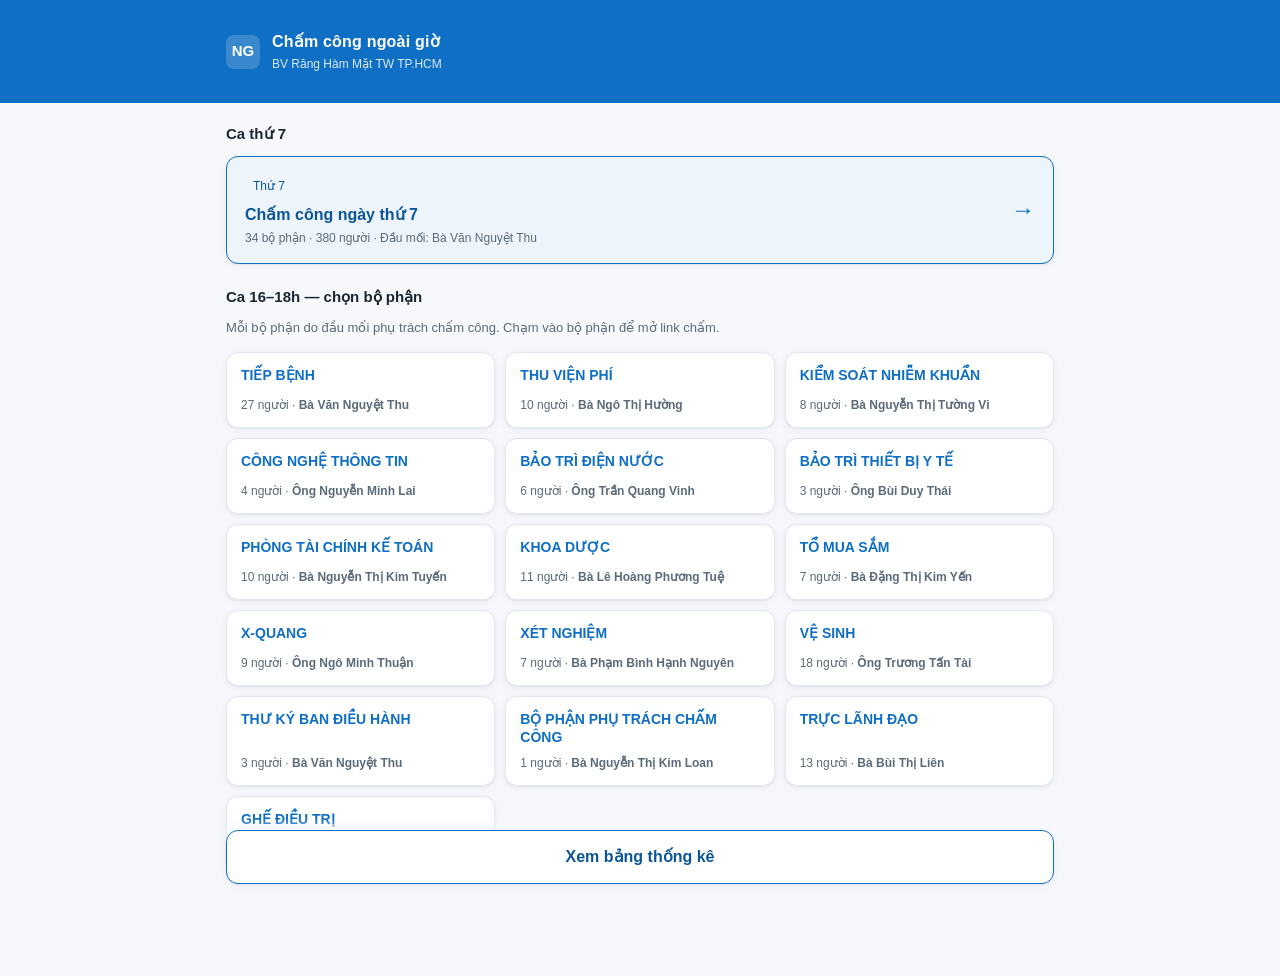
<file: index.html>
<!DOCTYPE html>
<html lang="vi">
<head>
<meta charset="utf-8">
<meta name="viewport" content="width=device-width, initial-scale=1">
<title>Chấm công ngoài giờ — chọn bộ phận</title>
<link rel="stylesheet" href="app.css">
</head>
<body>
<div class="topbar"><div class="wrap">
  <div class="mark">NG</div>
  <div><h1 id="t">Chấm công ngoài giờ</h1><div class="sub" id="s">BV Răng Hàm Mặt TW TP.HCM</div></div>
</div></div>

<div class="wrap">
  <!-- THỨ 7: 1 link duy nhất -->
  <p class="section-title">Ca thứ 7</p>
  <a class="hero-card" id="thu7Card" href="chamcong.html?ca=THU7">
    <div class="hero-left">
      <span class="tag s7">Thứ 7</span>
      <div class="hero-title">Chấm công ngày thứ 7</div>
      <div class="hero-sub" id="thu7Info">Đang tải…</div>
    </div>
    <div class="hero-arrow">→</div>
  </a>

  <!-- CA 16-18: link riêng theo đầu mối -->
  <p class="section-title" style="margin-top:22px">Ca 16–18h — chọn bộ phận</p>
  <p class="hint">Mỗi bộ phận do đầu mối phụ trách chấm công. Chạm vào bộ phận để mở link chấm.</p>
  <div id="loading" class="loading">Đang tải danh sách…</div>
  <div class="bp-grid" id="grid"></div>

  <div class="submitbar">
    <a class="btn ghost" id="dashLink" href="dashboard.html" style="display:block;text-align:center">Xem bảng thống kê</a>
  </div>
</div>

<script src="config.js"></script>
<script>
var DATA=null;
document.getElementById('t').textContent=APP_CONFIG.TEN_HE_THONG;
document.getElementById('s').textContent=APP_CONFIG.TEN_DON_VI;

fetch('data.json').then(r=>r.json()).then(d=>{DATA=d; render();})
  .catch(e=>{document.getElementById('loading').textContent='Lỗi tải data.json: '+e.message;});

function render(){
  document.getElementById('loading').style.display='none';

  // THU7 hero card info
  var t7bps=Object.keys(DATA.THU7||{});
  var t7total=0; t7bps.forEach(function(bp){t7total+=(DATA.THU7[bp]||[]).length;});
  var dm7=DATA.dau_moi_thu7||'';
  document.getElementById('thu7Info').textContent=t7bps.length+' bộ phận · '+t7total+' người'+(dm7?' · Đầu mối: '+dm7:'');

  // C1618 grid
  var grid=document.getElementById('grid'); grid.innerHTML='';
  var ds=DATA.C1618||{};
  var dm=DATA.dau_moi_c1618||{};
  DATA.bo_phan.forEach(function(bp){
    if(!ds[bp]||!ds[bp].length) return;
    var el=document.createElement('a');
    el.className='bp-card';
    el.href='chamcong.html?ca=C1618&bp='+encodeURIComponent(bp);
    var dmName=dm[bp]||'';
    el.innerHTML='<div class="nm">'+esc(bp)+'</div>'+
      '<div class="ct">'+ds[bp].length+' người'+(dmName?' · <b>'+esc(dmName)+'</b>':'')+'</div>';
    grid.appendChild(el);
  });
  if(!grid.children.length) grid.innerHTML='<div class="empty">Chưa có bộ phận nào.</div>';
}
function esc(s){return (s==null?'':String(s)).replace(/[&<>]/g,c=>({'&':'&amp;','<':'&lt;','>':'&gt;'}[c]));}
</script>
</body>
</html>
</file>
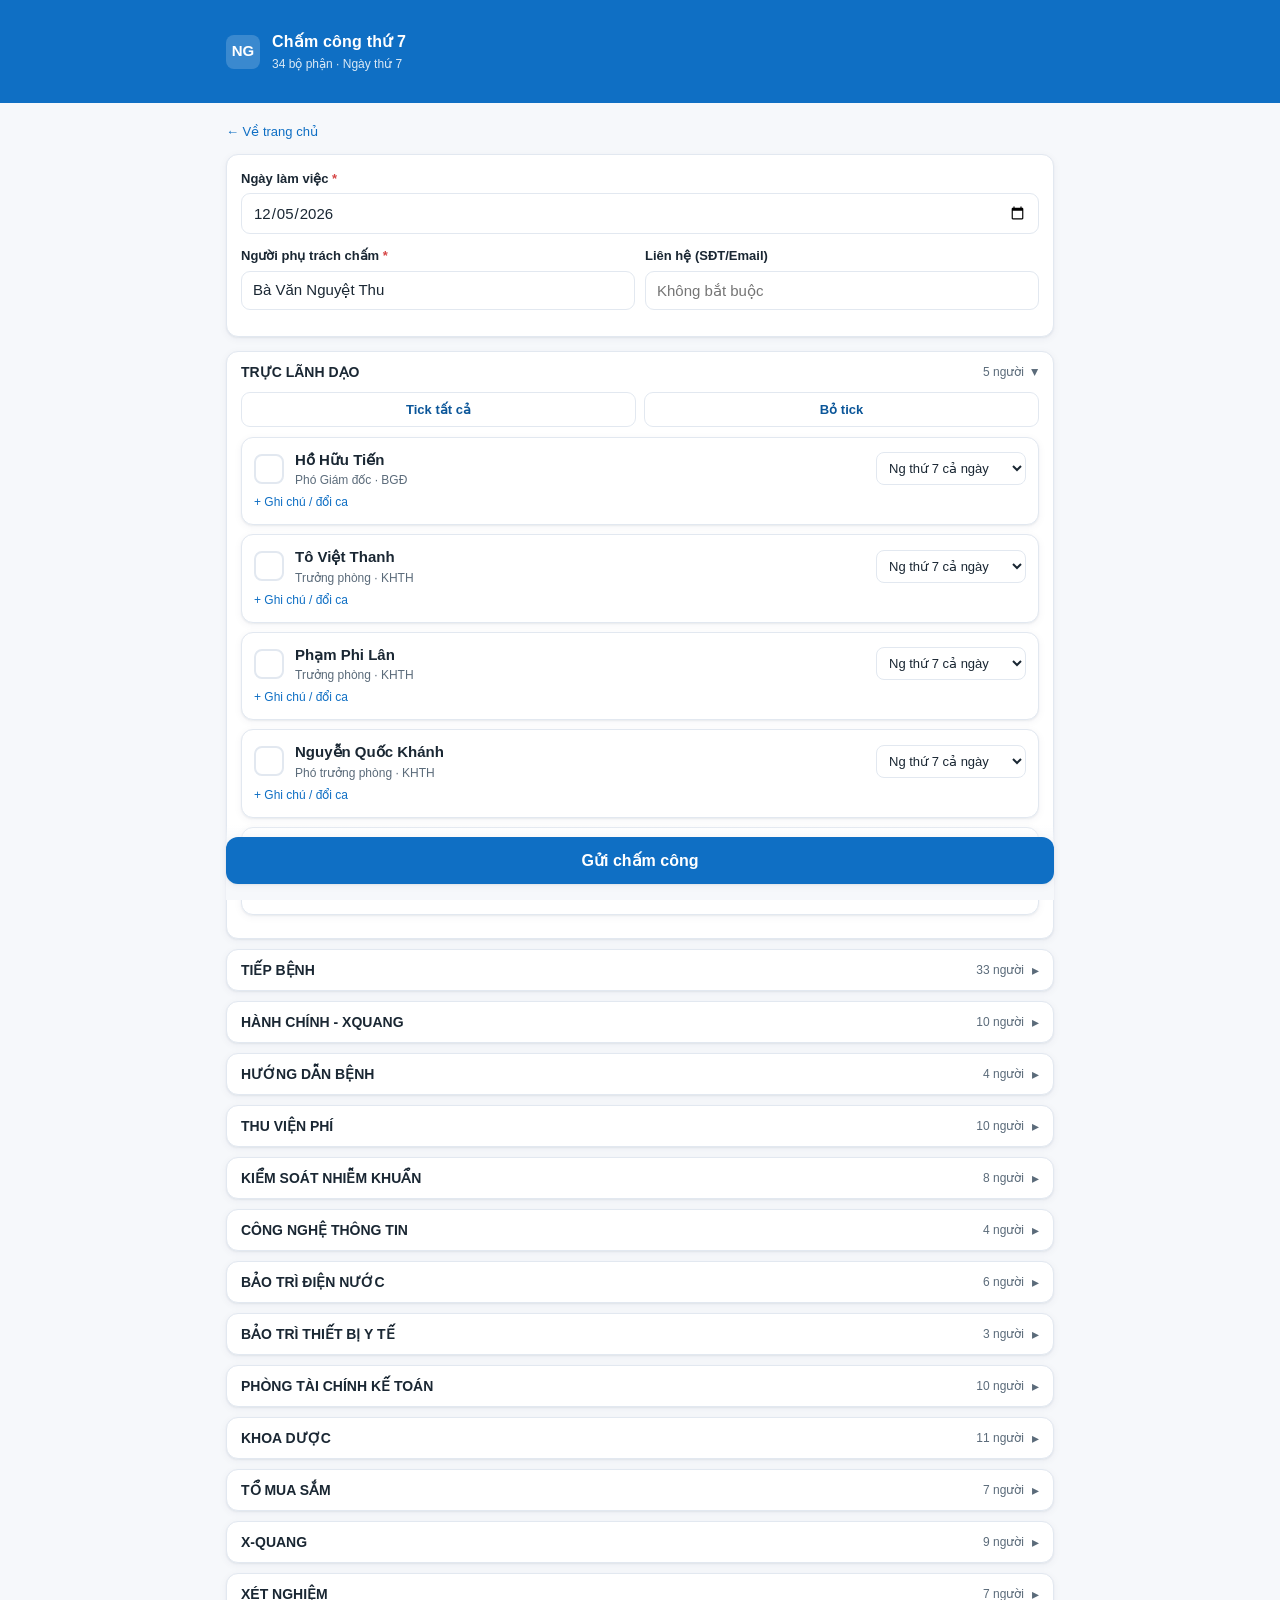
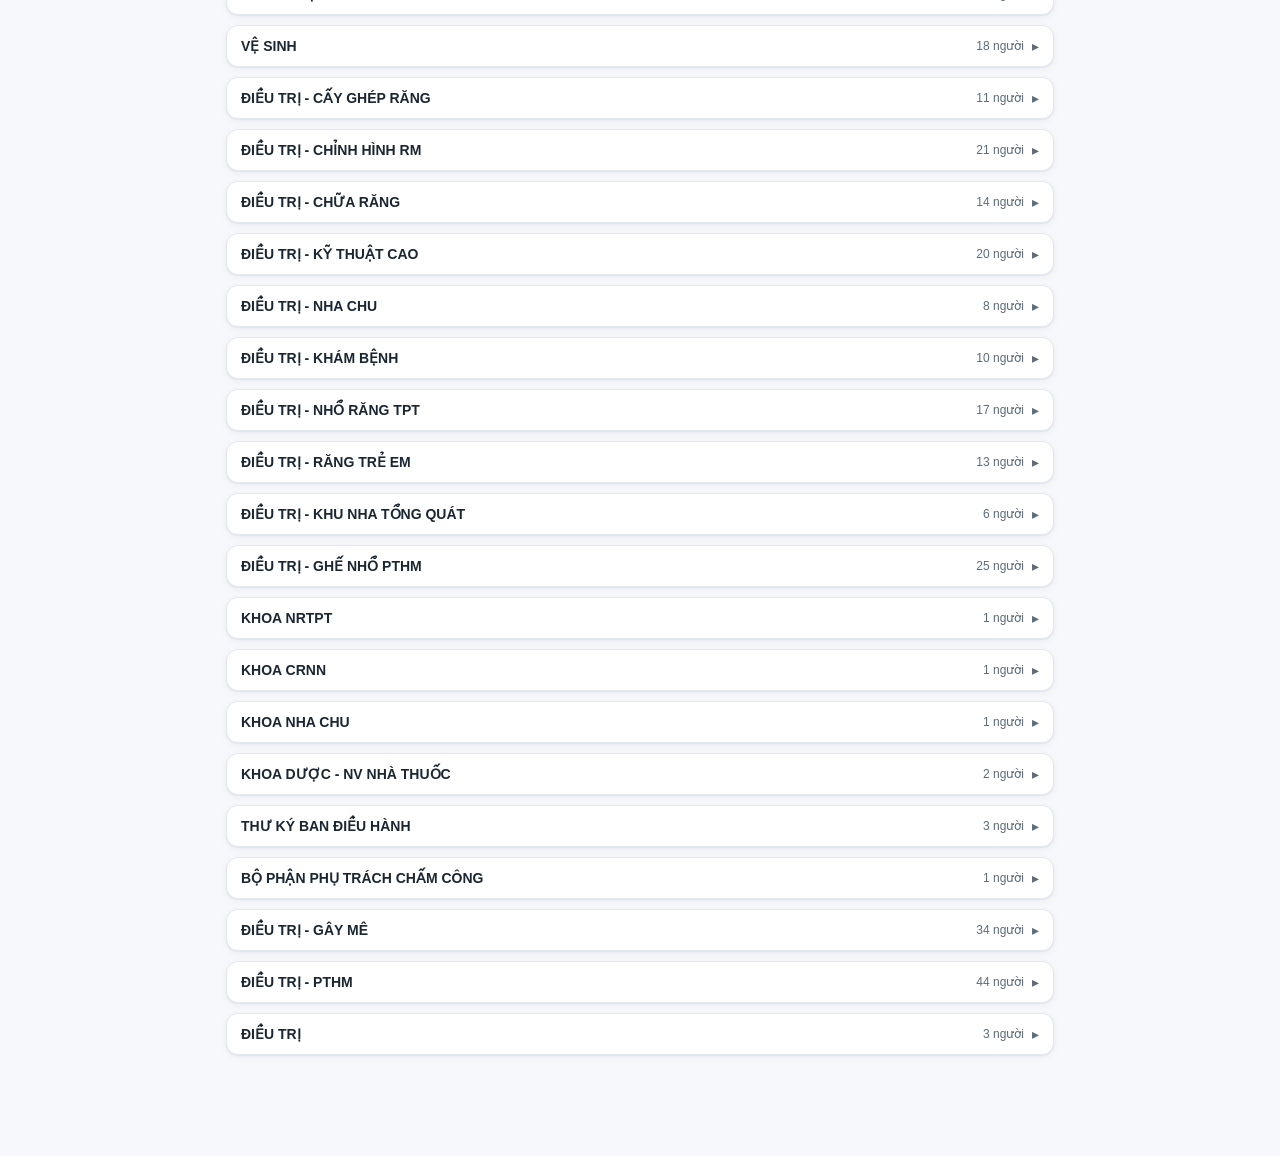
<file: chamcong.html>
<!DOCTYPE html>
<html lang="vi">
<head>
<meta charset="utf-8">
<meta name="viewport" content="width=device-width, initial-scale=1">
<title>Chấm công bộ phận</title>
<link rel="stylesheet" href="app.css">
</head>
<body>
<div class="topbar"><div class="wrap">
  <div class="mark">NG</div>
  <div><h1 id="bpName">Chấm công</h1><div class="sub" id="caName">Ngoài giờ</div></div>
</div></div>

<div class="wrap">
  <a class="backlink" href="index.html">← Về trang chủ</a>
  <div class="toast" id="toast"></div>

  <div class="meta">
    <div class="field">
      <label class="req">Ngày làm việc</label>
      <input type="date" id="ngay">
    </div>
    <div class="two">
      <div class="field">
        <label class="req">Người phụ trách chấm</label>
        <input type="text" id="nguoi" placeholder="Họ tên người gửi">
      </div>
      <div class="field">
        <label>Liên hệ (SĐT/Email)</label>
        <input type="text" id="lienhe" placeholder="Không bắt buộc">
      </div>
    </div>
  </div>

  <div id="sections"></div>

  <div class="submitbar">
    <button class="btn" id="btnSend">Gửi chấm công</button>
  </div>
</div>

<script src="config.js"></script>
<script>
var P=new URLSearchParams(location.search);
var CA=P.get('ca')||'THU7';
var BP=P.get('bp')||'';  // empty → THU7 all-bp mode
var DATA=null;
var MODE='single'; // 'single' = 1 bp (C1618), 'all' = all bps (THU7)
var BP_LIST=[];     // list of bps to render

fetch('data.json').then(r=>r.json()).then(d=>{DATA=d; init();});

function init(){
  var today=new Date(), tz=today.getTimezoneOffset()*60000;
  document.getElementById('ngay').value=new Date(today-tz).toISOString().slice(0,10);

  if(CA==='THU7' && !BP){
    // THU7 all-bp mode
    MODE='all';
    BP_LIST=DATA.bo_phan.filter(function(bp){return DATA.THU7&&DATA.THU7[bp]&&DATA.THU7[bp].length;});
    document.getElementById('bpName').textContent='Chấm công thứ 7';
    document.getElementById('caName').textContent=BP_LIST.length+' bộ phận · '+DATA.ca.THU7.label;
    // pre-fill đầu mối
    if(DATA.dau_moi_thu7) document.getElementById('nguoi').value=DATA.dau_moi_thu7;
    renderAll();
  } else {
    // single bp mode (C1618 or THU7 with bp param)
    MODE='single';
    BP_LIST=[BP];
    document.getElementById('bpName').textContent=BP;
    document.getElementById('caName').textContent=DATA.ca[CA].label;
    // pre-fill đầu mối for C1618
    if(CA==='C1618' && DATA.dau_moi_c1618 && DATA.dau_moi_c1618[BP]){
      document.getElementById('nguoi').value=DATA.dau_moi_c1618[BP];
    }
    renderSingle();
  }
}

/* ===== THU7 ALL-BP MODE: accordion ===== */
function renderAll(){
  var html='';
  BP_LIST.forEach(function(bp){
    var list=DATA.THU7[bp];
    var loai=DATA.ca.THU7.loai;
    var defLoai='Ng thứ 7 cả ngày';

    html+='<div class="acc" data-bp="'+esc(bp)+'">';
    html+='<button class="acc-head" data-bp="'+esc(bp)+'">';
    html+='<span class="acc-title">'+esc(bp)+'</span>';
    html+='<span class="acc-meta">'+list.length+' người</span>';
    html+='<span class="acc-arrow">▸</span>';
    html+='</button>';
    html+='<div class="acc-body" data-bp="'+esc(bp)+'" style="display:none">';

    html+='<div class="bulk">';
    html+='<button class="bulk-on" data-bp="'+esc(bp)+'">Tick tất cả</button>';
    html+='<button class="bulk-off" data-bp="'+esc(bp)+'">Bỏ tick</button>';
    html+='</div>';

    html+=list.map(function(p,i){
      var opts=loai.map(function(l){return '<option'+(l===defLoai?' selected':'')+'>'+esc(l)+'</option>';}).join('');
      return personHTML('THU7', bp, i, p, opts, loai.length>1);
    }).join('');

    html+='</div></div>';
  });

  var box=document.getElementById('sections');
  box.innerHTML=html;
  // expand first section by default
  var first=box.querySelector('.acc-body');
  if(first){first.style.display='block'; first.parentElement.classList.add('open');}
  attachEvents(box);
}

/* ===== SINGLE BP MODE ===== */
function renderSingle(){
  var list=(DATA[CA]&&DATA[CA][BP])||[];
  var loai=DATA.ca[CA].loai;
  var defLoai=CA==='THU7'?'Ng thứ 7 cả ngày':'Ng 16-18h';

  var html='<div class="list-head">';
  html+='<span class="section-title" style="margin:0">Danh sách nhân sự</span>';
  html+='<span class="count">'+list.length+' người</span></div>';
  html+='<div class="bulk">';
  html+='<button class="bulk-on" data-bp="'+esc(BP)+'">Tick tất cả</button>';
  html+='<button class="bulk-off" data-bp="'+esc(BP)+'">Bỏ tick</button>';
  html+='</div>';

  html+=list.map(function(p,i){
    var opts=loai.map(function(l){return '<option'+(l===defLoai?' selected':'')+'>'+esc(l)+'</option>';}).join('');
    return personHTML(CA, BP, i, p, opts, loai.length>1);
  }).join('');

  if(!list.length) html+='<div class="empty">Bộ phận này chưa có người trong ca.</div>';

  var box=document.getElementById('sections');
  box.innerHTML=html;
  attachEvents(box);
}

/* ===== Shared person card HTML ===== */
function personHTML(ca, bp, i, p, opts, showSelect){
  var key=encodeAttr(bp)+'_'+i;
  var loaiCtl=showSelect
    ?'<div class="ploai"><select data-key="'+key+'" class="selLoai">'+opts+'</select></div>'
    :'<input type="hidden" class="selLoai" data-key="'+key+'" value="'+esc(DATA.ca[ca].loai[0])+'">';
  return '<div class="person" data-key="'+key+'">'+
    '<div class="prow">'+
      '<button class="tick" data-key="'+key+'" aria-label="Đi làm">✓</button>'+
      '<div class="pinfo"><div class="pn">'+esc(p.hoten)+'</div>'+
        '<div class="pm">'+esc(p.chucvu||'')+(p.khoa?' · '+esc(p.khoa):'')+'</div></div>'+
      loaiCtl+
    '</div>'+
    '<button class="note-toggle" data-key="'+key+'">+ Ghi chú / đổi ca</button>'+
    '<div class="note-wrap" data-key="'+key+'">'+
      '<input type="text" class="note" data-key="'+key+'" placeholder="VD: Đổi ca với A, trực thay buổi chiều…">'+
    '</div>'+
  '</div>';
}

/* ===== Event delegation ===== */
function attachEvents(box){
  box.addEventListener('click',function(e){
    var t=e.target;
    // accordion toggle
    if(t.closest('.acc-head')){
      var head=t.closest('.acc-head');
      var bp=head.dataset.bp;
      var body=box.querySelector('.acc-body[data-bp="'+CSS.escape(bp)+'"]');
      var acc=head.parentElement;
      var open=body.style.display!=='none';
      body.style.display=open?'none':'block';
      acc.classList.toggle('open',!open);
      return;
    }
    // tick
    if(t.classList.contains('tick')){
      var row=box.querySelector('.person[data-key="'+t.dataset.key+'"]');
      row.classList.toggle('on');
    }
    // note toggle
    if(t.classList.contains('note-toggle')){
      var w=box.querySelector('.note-wrap[data-key="'+t.dataset.key+'"]');
      w.classList.toggle('show');
    }
    // bulk on
    if(t.classList.contains('bulk-on')){
      var bp=t.dataset.bp;
      box.querySelectorAll('.person[data-key^="'+encodeAttr(bp)+'_"]').forEach(function(r){r.classList.add('on');});
    }
    // bulk off
    if(t.classList.contains('bulk-off')){
      var bp=t.dataset.bp;
      box.querySelectorAll('.person[data-key^="'+encodeAttr(bp)+'_"]').forEach(function(r){r.classList.remove('on');});
    }
  });
}

/* ===== Submit ===== */
document.getElementById('btnSend').onclick=async function(){
  var ngay=v('ngay'), nguoi=v('nguoi').trim(), lienhe=v('lienhe').trim();
  if(!ngay||!nguoi){ return toast(false,'Vui lòng nhập Ngày và Người phụ trách.'); }

  var b=document.getElementById('btnSend'); b.disabled=true;
  var total=BP_LIST.length, done=0, errors=[];

  for(var c=0;c<BP_LIST.length;c++){
    var bp=BP_LIST[c];
    b.textContent='Đang gửi '+(c+1)+'/'+total+'…';
    var list=(DATA[CA][bp]||[]);
    var rows=list.map(function(p,i){
      var key=encodeAttr(bp)+'_'+i;
      var row=document.querySelector('.person[data-key="'+key+'"]');
      var loai=document.querySelector('.selLoai[data-key="'+key+'"]').value;
      var noteEl=document.querySelector('.note[data-key="'+key+'"]');
      var note=noteEl?noteEl.value.trim():'';
      return {manv:p.manv,hoten:p.hoten,chucvu:p.chucvu,khoa:p.khoa,
              loai:loai, diLam:row.classList.contains('on'), ghiChu:note};
    }).filter(function(r){ return r.diLam; });
    if(!rows.length){ done++; continue; }
    var payload={action:'submit',ngay:ngay,ca:CA,boPhan:bp,
      nguoiPhuTrach:nguoi,lienHe:lienhe,rows:rows};

    try{
      var res=await fetch(APP_CONFIG.API_URL,{method:'POST',
        headers:{'Content-Type':'text/plain;charset=utf-8'},
        body:JSON.stringify(payload)}).then(function(r){return r.json();});
      if(res.ok) done++; else errors.push(bp+': '+res.msg);
    }catch(e){
      errors.push(bp+': '+e.message);
    }
  }

  b.disabled=false; b.textContent='Gửi chấm công';
  if(errors.length){
    toast(false,'Lỗi: '+errors.join('; '));
  }else{
    toast(true,'Đã gửi thành công '+done+(total>1?' bộ phận':'')+'. ✓');
  }
};

function v(id){return document.getElementById(id).value;}
function toast(ok,t){var el=document.getElementById('toast');el.className='toast '+(ok?'ok':'err');el.textContent=t;window.scrollTo(0,0);}
function esc(s){return (s==null?'':String(s)).replace(/[&<>"]/g,c=>({'&':'&amp;','<':'&lt;','>':'&gt;','"':'&quot;'}[c]));}
function encodeAttr(s){return (s||'').replace(/[^a-zA-Z0-9À-ɏḀ-ỿ_-]/g,'_');}
</script>
</body>
</html>
</file>
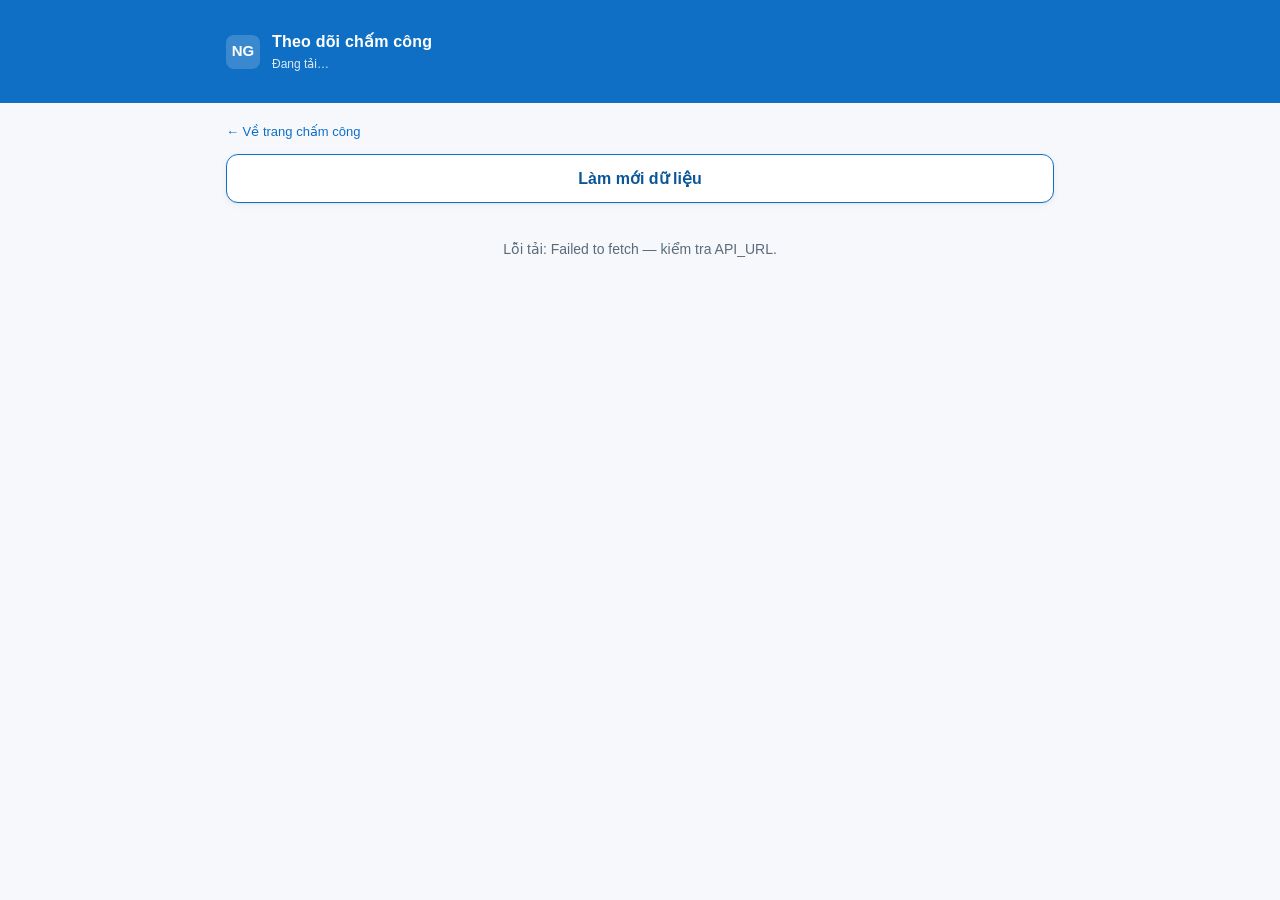
<file: dashboard.html>
<!DOCTYPE html>
<html lang="vi">
<head>
<meta charset="utf-8">
<meta name="viewport" content="width=device-width, initial-scale=1">
<title>Theo dõi chấm công ngoài giờ</title>
<link rel="stylesheet" href="app.css">
<style>
.recent-table{width:100%;border-collapse:collapse;font-size:13px}
.recent-table th{background:#2563eb;color:#fff;padding:6px 8px;text-align:left;position:sticky;top:0;font-weight:600;font-size:12px;white-space:nowrap}
.recent-table td{padding:5px 8px;border-bottom:1px solid #e2e8f0;white-space:nowrap}
.recent-table tr:hover td{background:#eff6ff}
.recent-table .stt{width:30px;text-align:center;color:#94a3b8}
.tag{display:inline-block;padding:2px 8px;border-radius:4px;font-size:11px;font-weight:600}
.s7{background:#fef3c7;color:#92400e}
.s16{background:#dbeafe;color:#1e40af}
.kpi{display:flex;gap:10px;margin-bottom:16px;flex-wrap:wrap}
.kpi .box{flex:1;min-width:120px;background:#fff;border:1px solid #e2e8f0;border-radius:10px;padding:14px;text-align:center}
.kpi .n{font-size:28px;font-weight:700;color:#1e3a8a}
.kpi .l{font-size:12px;color:#64748b;margin-top:2px}
.group-head{background:#f1f5f9;font-weight:600}
.group-head td{padding:4px 10px;color:#334155;border-bottom:2px solid #cbd5e1;font-size:12px}
</style>
</head>
<body>
<div class="topbar"><div class="wrap">
  <div class="mark">NG</div>
  <div><h1>Theo dõi chấm công</h1><div class="sub" id="upd">Đang tải…</div></div>
</div></div>

<div class="wrap">
  <a class="backlink" href="index.html">← Về trang chấm công</a>
  <div class="toast" id="toast"></div>

  <button class="btn ghost" id="reload" style="margin-bottom:16px;width:100%">Làm mới dữ liệu</button>

  <div id="loading" class="loading">Đang tải dữ liệu…</div>

  <div id="content" style="display:none">
    <div class="kpi">
      <div class="box"><div class="n" id="kTotal">0</div><div class="l">Tổng lượt đã ghi</div></div>
      <div class="box"><div class="n" id="kShown">0</div><div class="l">Đang hiển thị</div></div>
    </div>

    <div class="panel">
      <h2>Dữ liệu chấm công mới nhất</h2>
      <p style="color:#64748b;font-size:12px;margin:-8px 0 12px">Hiển thị 50 dòng.</p>
      <div style="overflow-x:auto">
      <table class="recent-table">
        <thead><tr>
          <th class="stt">#</th>
          <th>Thời gian gửi</th>
          <th>Họ tên</th>
          <th>Loại</th>
          <th>Ghi chú</th>
        </tr></thead>
        <tbody id="tbRecent"></tbody>
      </table>
      </div>
      <div class="empty" id="emRecent" style="display:none">Chưa có dữ liệu chấm công nào.</div>
    </div>
  </div>
</div>

<script src="config.js"></script>
<script>
document.getElementById('reload').onclick=load;
load();

function load(){
  show(document.getElementById('loading'),true);
  document.getElementById('content').style.display='none';
  var url=APP_CONFIG.API_URL+'?action=recent&limit=50';
  fetch(url).then(r=>r.json()).then(render).catch(function(e){
    document.getElementById('loading').textContent='Lỗi tải: '+e.message+' — kiểm tra API_URL.';
  });
}

function fmtTime(s){
  if(!s) return '';
  try{
    var d=new Date(s);
    if(isNaN(d)) return String(s);
    var dd=('0'+d.getDate()).slice(-2);
    var mm=('0'+(d.getMonth()+1)).slice(-2);
    var hh=('0'+d.getHours()).slice(-2);
    var mi=('0'+d.getMinutes()).slice(-2);
    return dd+'/'+mm+' '+hh+':'+mi;
  }catch(e){return String(s);}
}

function render(d){
  show(document.getElementById('loading'),false);
  document.getElementById('content').style.display='block';
  document.getElementById('upd').textContent='Cập nhật: '+(d.capNhat||'');
  set('kTotal',d.total||0);
  set('kShown',(d.rows||[]).length);

  var tb=document.getElementById('tbRecent');
  var rows=d.rows||[];
  if(!rows.length){
    tb.innerHTML='';
    document.getElementById('emRecent').style.display='block';
    return;
  }
  document.getElementById('emRecent').style.display='none';

  var lastGroup='';
  var html='';
  rows.forEach(function(r,i){
    var group=r.ca+'|'+r.boPhan;
    if(group!==lastGroup){
      var tag=r.ca==='THU7'?'<span class="tag s7">Thứ 7</span>':'<span class="tag s16">16-18h</span>';
      html+='<tr class="group-head"><td colspan="5">'+tag+' <b>'+esc(r.boPhan)+'</b></td></tr>';
      lastGroup=group;
    }
    html+='<tr>'+
      '<td class="stt">'+(i+1)+'</td>'+
      '<td>'+fmtTime(r.thoiGian)+'</td>'+
      '<td><b>'+esc(r.hoten)+'</b></td>'+
      '<td>'+esc(r.loai)+'</td>'+
      '<td style="color:#64748b;font-size:12px">'+esc(r.ghiChu||'')+'</td>'+
    '</tr>';
  });
  tb.innerHTML=html;
}

function set(id,v){document.getElementById(id).textContent=v;}
function show(el,on){el.style.display=on?'block':'none';}
function esc(s){return (s==null?'':String(s)).replace(/[&<>]/g,c=>({'&':'&amp;','<':'&lt;','>':'&gt;'}[c]));}
</script>
</body>
</html>
</file>
<file: app.css>
:root{
  --bg:#f6f8fb; --surface:#ffffff; --ink:#1a2733; --muted:#5b6b7a;
  --line:#e2e8f0; --brand:#0f6fc4; --brand-d:#0b5699; --ok:#148a5a;
  --ok-bg:#e7f6ee; --warn:#c67a10; --warn-bg:#fef4e3; --chip:#eef4fb;
  --shadow:0 1px 2px rgba(16,40,70,.06),0 2px 8px rgba(16,40,70,.05);
  --r:12px;
}
*{box-sizing:border-box}
html,body{margin:0}
body{
  font-family:"Segoe UI",Roboto,-apple-system,"Helvetica Neue",Arial,sans-serif;
  background:var(--bg); color:var(--ink); line-height:1.5;
  -webkit-text-size-adjust:100%;
}
a{color:var(--brand);text-decoration:none}

/* Header công vụ */
.topbar{background:var(--brand);color:#fff;padding:14px 16px}
.topbar .wrap{max-width:860px;margin:0 auto;display:flex;align-items:center;gap:12px}
.topbar .mark{width:34px;height:34px;border-radius:8px;background:rgba(255,255,255,.18);
  display:grid;place-items:center;font-weight:700;font-size:15px;flex:none}
.topbar h1{font-size:16px;margin:0;font-weight:600;letter-spacing:.2px}
.topbar .sub{font-size:12px;opacity:.85;margin-top:1px}

.wrap{max-width:860px;margin:0 auto;padding:16px}
.section-title{font-size:15px;font-weight:700;margin:4px 0 10px}
.hint{color:var(--muted);font-size:13px;margin:0 0 14px}

/* Chọn ca */
.ca-switch{display:flex;gap:8px;margin:0 0 18px}
.ca-switch button{
  flex:1;padding:12px;border:1.5px solid var(--line);background:var(--surface);
  border-radius:var(--r);font-size:15px;font-weight:600;color:var(--muted);cursor:pointer}
.ca-switch button.active{border-color:var(--brand);color:var(--brand-d);background:var(--chip)}
.ca-switch small{display:block;font-weight:400;font-size:12px;margin-top:2px;color:var(--muted)}

/* Lưới bộ phận */
.bp-grid{display:grid;grid-template-columns:1fr 1fr;gap:10px}
@media(min-width:620px){.bp-grid{grid-template-columns:1fr 1fr 1fr}}
.bp-card{
  display:flex;flex-direction:column;justify-content:space-between;gap:8px;
  background:var(--surface);border:1px solid var(--line);border-radius:var(--r);
  padding:13px 14px;box-shadow:var(--shadow);cursor:pointer;min-height:76px;
  transition:border-color .12s,transform .06s}
.bp-card:active{transform:scale(.99)}
.bp-card:hover{border-color:var(--brand)}
.bp-card .nm{font-weight:600;font-size:14px;line-height:1.3}
.bp-card .ct{font-size:12px;color:var(--muted)}

/* Thanh thông tin phụ trách */
.meta{background:var(--surface);border:1px solid var(--line);border-radius:var(--r);
  padding:14px;box-shadow:var(--shadow);margin-bottom:14px}
.field{margin-bottom:12px}
.field:last-child{margin-bottom:0}
label{display:block;font-size:13px;font-weight:600;margin-bottom:5px}
.req::after{content:" *";color:#d64545}
input[type=text],input[type=date],select,textarea{
  width:100%;padding:10px 11px;border:1px solid var(--line);border-radius:9px;
  font-size:15px;background:#fff;color:var(--ink);font-family:inherit}
textarea{min-height:52px;resize:vertical}
input:focus,select:focus,textarea:focus{outline:2px solid var(--brand);outline-offset:-1px;border-color:var(--brand)}
.two{display:flex;gap:10px}
.two>*{flex:1}

/* Danh sách người chấm */
.list-head{display:flex;justify-content:space-between;align-items:center;margin:4px 0 8px}
.list-head .count{font-size:13px;color:var(--muted)}
.bulk{display:flex;gap:8px;margin-bottom:10px}
.bulk button{flex:1;padding:9px;border:1px solid var(--line);background:#fff;border-radius:9px;
  font-size:13px;font-weight:600;color:var(--brand-d);cursor:pointer}

.person{background:var(--surface);border:1px solid var(--line);border-radius:var(--r);
  padding:11px 12px;margin-bottom:9px;box-shadow:var(--shadow)}
.person.on{border-color:var(--ok);background:var(--ok-bg)}
.prow{display:flex;align-items:center;gap:11px}
.tick{width:30px;height:30px;border-radius:8px;border:2px solid var(--line);background:#fff;
  flex:none;cursor:pointer;display:grid;place-items:center;font-size:17px;color:transparent}
.person.on .tick{background:var(--ok);border-color:var(--ok);color:#fff}
.pinfo{flex:1;min-width:0}
.pinfo .pn{font-weight:600;font-size:15px}
.pinfo .pm{font-size:12px;color:var(--muted)}
.ploai select{padding:7px 8px;font-size:13px;border-radius:8px;max-width:150px}
.note-toggle{font-size:12px;color:var(--brand);background:none;border:none;cursor:pointer;
  padding:4px 0 0;display:inline-flex;align-items:center;gap:4px}
.note-wrap{margin-top:8px;display:none}
.note-wrap.show{display:block}

/* Nút gửi cố định */
.submitbar{position:sticky;bottom:0;background:linear-gradient(to top,var(--bg) 70%,transparent);
  padding:12px 0 16px;margin-top:6px}
.btn{width:100%;padding:14px;border:none;border-radius:var(--r);background:var(--brand);
  color:#fff;font-size:16px;font-weight:700;cursor:pointer;box-shadow:var(--shadow)}
.btn:disabled{background:#9db8d6;cursor:progress}
.btn.ghost{background:#fff;color:var(--brand-d);border:1.5px solid var(--brand)}

/* Thông báo */
.toast{padding:12px 14px;border-radius:10px;font-size:14px;margin-bottom:14px;display:none}
.toast.ok{background:var(--ok-bg);color:#0c6b44;border:1px solid #a9ddc2;display:block}
.toast.err{background:#fdecec;color:#b42318;border:1px solid #f3b9b4;display:block}

/* Dashboard */
.kpi{display:grid;grid-template-columns:repeat(2,1fr);gap:10px;margin-bottom:16px}
@media(min-width:620px){.kpi{grid-template-columns:repeat(4,1fr)}}
.kpi .box{background:var(--surface);border:1px solid var(--line);border-radius:var(--r);
  padding:14px;box-shadow:var(--shadow)}
.kpi .n{font-size:28px;font-weight:700;color:var(--brand-d);line-height:1}
.kpi .l{font-size:12px;color:var(--muted);margin-top:6px}
.panel{background:var(--surface);border:1px solid var(--line);border-radius:var(--r);
  padding:14px;box-shadow:var(--shadow);margin-bottom:16px}
.panel h2{font-size:14px;margin:0 0 10px;padding-bottom:8px;border-bottom:1px solid var(--line)}
table{width:100%;border-collapse:collapse;font-size:13px}
th,td{text-align:left;padding:7px 8px;border-bottom:1px solid #eef2f7;vertical-align:top}
th{color:var(--muted);font-weight:600}
td.num,th.num{text-align:right}
.tag{display:inline-block;padding:1px 8px;border-radius:9px;font-size:12px}
.tag.s7{background:var(--chip);color:var(--brand-d)}
.tag.s16{background:var(--warn-bg);color:var(--warn)}
.empty{color:#94a3b8;font-size:13px;padding:6px 0}
/* Hero card (THU7 on index) */
.hero-card{display:flex;align-items:center;justify-content:space-between;
  background:var(--chip);border:1.5px solid var(--brand);border-radius:var(--r);
  padding:16px 18px;box-shadow:var(--shadow);margin-bottom:8px;cursor:pointer;
  transition:transform .06s}
.hero-card:active{transform:scale(.99)}
.hero-left{flex:1}
.hero-title{font-size:16px;font-weight:700;color:var(--brand-d);margin:6px 0 2px}
.hero-sub{font-size:12px;color:var(--muted)}
.hero-arrow{font-size:24px;color:var(--brand);padding-left:12px}

/* Accordion (THU7 all-bp) */
.acc{background:var(--surface);border:1px solid var(--line);border-radius:var(--r);
  margin-bottom:10px;box-shadow:var(--shadow);overflow:hidden}
.acc-head{display:flex;align-items:center;width:100%;padding:12px 14px;border:none;
  background:none;cursor:pointer;font-family:inherit;font-size:14px;text-align:left;gap:8px}
.acc-title{font-weight:700;flex:1;color:var(--ink)}
.acc-meta{font-size:12px;color:var(--muted)}
.acc-arrow{font-size:14px;color:var(--muted);transition:transform .15s}
.acc.open .acc-arrow{transform:rotate(90deg)}
.acc-body{padding:0 14px 14px}

.backlink{display:inline-block;margin-bottom:12px;font-size:13px}

/* loading */
.loading{color:var(--muted);font-size:14px;padding:20px 0;text-align:center}
@media (prefers-reduced-motion: reduce){*{transition:none!important}}
</file>
